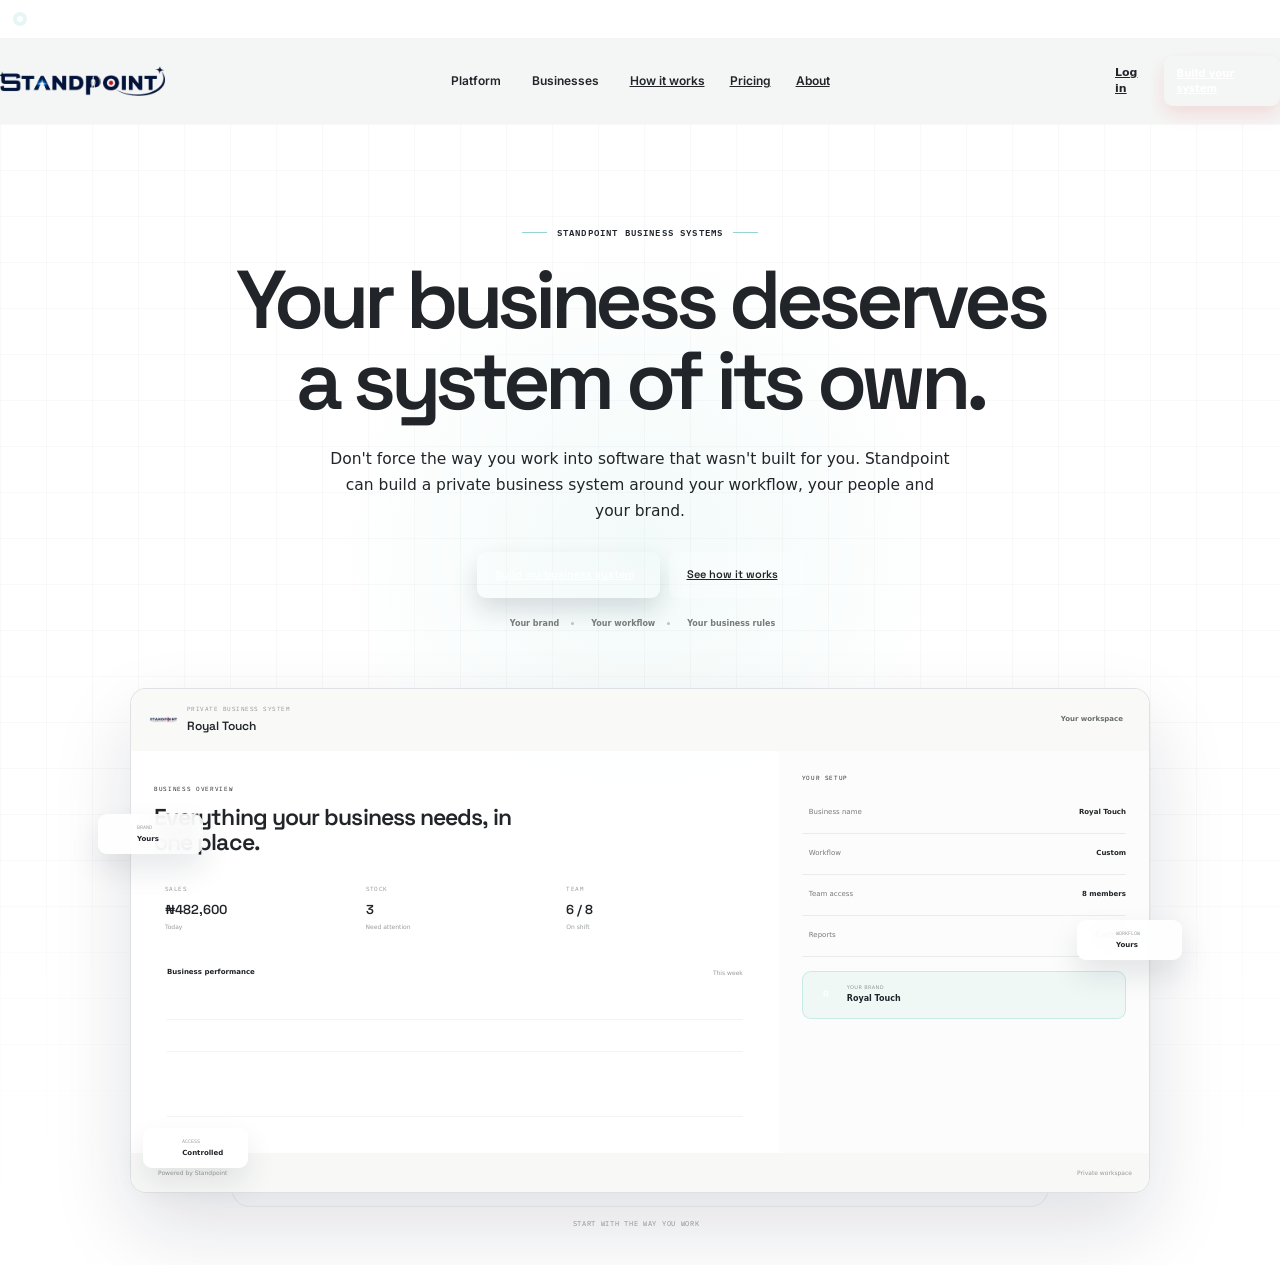
<file: platform.html>
<!DOCTYPE html>
<html lang="en">
<head>
    <meta charset="UTF-8">
    <meta name="viewport" content="width=device-width, initial-scale=1.0">
    <title>Document</title>
    <link rel="preconnect" href="https://fonts.googleapis.com">
<link rel="preconnect" href="https://fonts.gstatic.com" crossorigin>
<link href="https://fonts.googleapis.com/css2?family=Space+Grotesk:wght@400;500;600;700&family=Inter:wght@400;500;600&family=IBM+Plex+Mono:wght@400;500&display=swap" rel="stylesheet">
<link href="https://cdn.jsdelivr.net/npm/bootstrap@5.0.2/dist/css/bootstrap.min.css" rel="stylesheet" integrity="sha384-EVSTQN3/azprG1Anm3QDgpJLIm9Nao0Yz1ztcQTwFspd3yD65VohhpuuCOmLASjC" crossorigin="anonymous">
<link rel="stylesheet" href="css/platform.css">

</head>
<body>
    
    <!-- =========================================================
    STANDPOINT — BUILD MY BUSINESS PAGE
    SECTION 01: TOPBAR + NAVBAR
========================================================= -->


<!-- TOP INFORMATION BAR -->

<div class="sp-build-topbar">

   <div class="sp-build-topbar-left">

       <span class="sp-build-live-dot"></span>

       STANDPOINT

   </div>


   <div class="sp-build-marquee">

       <div class="sp-build-marquee-track">

           <span>
               Your business already has a way of working.
           </span>

           <i class="bi bi-dot"></i>

           <span>
               Standpoint can build the system around it.
           </span>

           <i class="bi bi-dot"></i>

           <span>
               Your brand. Your workflow. Your business system.
           </span>

           <i class="bi bi-dot"></i>


           <!-- DUPLICATE FOR CONTINUOUS SCROLL -->

           <span>
               Your business already has a way of working.
           </span>

           <i class="bi bi-dot"></i>

           <span>
               Standpoint can build the system around it.
           </span>

           <i class="bi bi-dot"></i>

           <span>
               Your brand. Your workflow. Your business system.
           </span>

           <i class="bi bi-dot"></i>

       </div>

   </div>


   <button
       type="button"
       class="sp-build-contact"
       onclick="toggleContact(true)"
   >

       Talk to us

       <i class="bi bi-arrow-up-right"></i>

   </button>

</div>



<!-- MAIN NAVBAR -->

<nav
   class="sp-build-nav"
   id="spBuildNav"
>

   <div class="wrap sp-build-nav-inner">


       <!-- LOGO -->

       <a
           href="index.html"
           class="sp-build-logo"
           aria-label="Standpoint home"
       >

           <img
               src="img/LOGO/loggs.png"
               alt="Standpoint"
           >

       </a>



       <!-- DESKTOP NAVIGATION -->

       <div class="sp-build-desktop-nav">


           <!-- PLATFORM -->

           <div
               class="sp-build-dropdown"
               id="spBuildPlatform"
           >

               <button
                   type="button"
                   class="sp-build-nav-trigger"
                   onclick="toggleBuildDropdown(event, 'spBuildPlatform')"
                   aria-expanded="false"
               >

                   Platform

                   <i class="bi bi-chevron-down"></i>

               </button>


               <div class="sp-build-mega">

                   <div class="wrap">

                       <div class="sp-build-mega-layout">


                           <div class="sp-build-mega-intro">

                               <span>
                                   THE STANDPOINT PLATFORM
                               </span>

                               <h3>
                                   One platform.
                                   Two ways to use it.
                               </h3>

                               <p>
                                   Run your business on Standpoint,
                                   or have us build a private system
                                   around the way your business works.
                               </p>

                               <a href="#platform">
                                   Explore the platform
                                   <i class="bi bi-arrow-right"></i>
                               </a>

                           </div>


                           <div class="sp-build-mega-grid">


                               <a href="#dashboard">

                                   <span class="sp-build-mega-icon">
                                       <i class="bi bi-grid"></i>
                                   </span>

                                   <div>

                                       <strong>
                                           Business Dashboard
                                       </strong>

                                       <small>
                                           One clear view of your
                                           business activity.
                                       </small>

                                   </div>

                                   <i class="bi bi-arrow-up-right"></i>

                               </a>


                               <a href="#sales">

                                   <span class="sp-build-mega-icon">
                                       <i class="bi bi-receipt"></i>
                                   </span>

                                   <div>

                                       <strong>
                                           Sales & POS
                                       </strong>

                                       <small>
                                           Record and understand
                                           your business sales.
                                       </small>

                                   </div>

                                   <i class="bi bi-arrow-up-right"></i>

                               </a>


                               <a href="#inventory">

                                   <span class="sp-build-mega-icon">
                                       <i class="bi bi-box-seam"></i>
                                   </span>

                                   <div>

                                       <strong>
                                           Inventory
                                       </strong>

                                       <small>
                                           Know what you have,
                                           what moved and what is low.
                                       </small>

                                   </div>

                                   <i class="bi bi-arrow-up-right"></i>

                               </a>


                               <a href="#finance">

                                   <span class="sp-build-mega-icon">
                                       <i class="bi bi-wallet2"></i>
                                   </span>

                                   <div>

                                       <strong>
                                           Money & Expenses
                                       </strong>

                                       <small>
                                           Keep income and spending
                                           visible.
                                       </small>

                                   </div>

                                   <i class="bi bi-arrow-up-right"></i>

                               </a>


                               <a href="#team">

                                   <span class="sp-build-mega-icon">
                                       <i class="bi bi-people"></i>
                                   </span>

                                   <div>

                                       <strong>
                                           Team & Access
                                       </strong>

                                       <small>
                                           Staff, permissions,
                                           attendance and payroll.
                                       </small>

                                   </div>

                                   <i class="bi bi-arrow-up-right"></i>

                               </a>


                               <a href="#reports">

                                   <span class="sp-build-mega-icon">
                                       <i class="bi bi-bar-chart"></i>
                                   </span>

                                   <div>

                                       <strong>
                                           Reports
                                       </strong>

                                       <small>
                                           Turn business records
                                           into useful information.
                                       </small>

                                   </div>

                                   <i class="bi bi-arrow-up-right"></i>

                               </a>


                               <a
                                   href="#build-system"
                                   class="sp-build-mega-highlight"
                               >

                                   <span class="sp-build-mega-icon">
                                       <i class="bi bi-diagram-3"></i>
                                   </span>

                                   <div>

                                       <strong>
                                           Build My Business System
                                       </strong>

                                       <small>
                                           A private system configured
                                           around your business.
                                       </small>

                                   </div>

                                   <i class="bi bi-arrow-up-right"></i>

                               </a>

                           </div>

                       </div>

                   </div>

               </div>

           </div>



           <!-- BUSINESSES -->

           <div
               class="sp-build-dropdown"
               id="spBuildBusinesses"
           >

               <button
                   type="button"
                   class="sp-build-nav-trigger"
                   onclick="toggleBuildDropdown(event, 'spBuildBusinesses')"
                   aria-expanded="false"
               >

                   Businesses

                   <i class="bi bi-chevron-down"></i>

               </button>


               <div class="sp-build-mega">

                   <div class="wrap">

                       <div class="sp-build-mega-layout">


                           <div class="sp-build-mega-intro">

                               <span>
                                   WHO IS IT FOR?
                               </span>

                               <h3>
                                   Different businesses.
                                   Different systems.
                               </h3>

                               <p>
                                   Standpoint can start with a business
                                   template or build around a unique
                                   workflow.
                               </p>

                               <a href="#businesses">
                                   Explore businesses
                                   <i class="bi bi-arrow-right"></i>
                               </a>

                           </div>


                           <div class="sp-build-business-grid">


                               <a href="#salon">

                                   <span class="salon">
                                       <i class="bi bi-scissors"></i>
                                   </span>

                                   <strong>
                                       Salon
                                   </strong>

                                   <small>
                                       Clients, appointments,
                                       staff and commissions.
                                   </small>

                                   <i class="bi bi-arrow-up-right"></i>

                               </a>


                               <a href="#chemist">

                                   <span class="chemist">
                                       <i class="bi bi-capsule"></i>
                                   </span>

                                   <strong>
                                       Chemist
                                   </strong>

                                   <small>
                                       Stock, batches,
                                       expiry and sales.
                                   </small>

                                   <i class="bi bi-arrow-up-right"></i>

                               </a>


                               <a href="#retail">

                                   <span class="retail">
                                       <i class="bi bi-shop"></i>
                                   </span>

                                   <strong>
                                       Retail
                                   </strong>

                                   <small>
                                       POS, inventory,
                                       suppliers and customers.
                                   </small>

                                   <i class="bi bi-arrow-up-right"></i>

                               </a>


                               <a href="#restaurant">

                                   <span class="restaurant">
                                       <i class="bi bi-cup-hot"></i>
                                   </span>

                                   <strong>
                                       Restaurant
                                   </strong>

                                   <small>
                                       Orders, tables,
                                       kitchen and staff.
                                   </small>

                                   <i class="bi bi-arrow-up-right"></i>

                               </a>


                               <a href="#hotel">

                                   <span class="hotel">
                                       <i class="bi bi-building"></i>
                                   </span>

                                   <strong>
                                       Hotel
                                   </strong>

                                   <small>
                                       Rooms, guests,
                                       bookings and operations.
                                   </small>

                                   <i class="bi bi-arrow-up-right"></i>

                               </a>


                               <a
                                   href="#custom-business"
                                   class="sp-build-custom-business"
                               >

                                   <span class="custom">
                                       <i class="bi bi-sliders2"></i>
                                   </span>

                                   <strong>
                                       Your Business
                                   </strong>

                                   <small>
                                       Don't see yours?
                                       We can build around it.
                                   </small>

                                   <i class="bi bi-arrow-up-right"></i>

                               </a>

                           </div>

                       </div>

                   </div>

               </div>

           </div>



           <!-- NORMAL LINKS -->

           <a
               href="#how-it-works"
               class="sp-build-nav-link"
           >
               How it works
           </a>


           <a
               href="#pricing"
               class="sp-build-nav-link"
           >
               Pricing
           </a>


           <a
               href="#about"
               class="sp-build-nav-link"
           >
               About
           </a>

       </div>



       <!-- RIGHT SIDE -->

       <div class="sp-build-actions">

           <a
               href="login.html"
               class="sp-build-login"
           >
               Log in
           </a>


           <a
               href="#build-system"
               class="sp-build-cta"
           >

               Build your system

               <i class="bi bi-arrow-up-right"></i>

           </a>

       </div>



       <!-- MOBILE TOGGLE -->

       <button
           class="sp-build-mobile-toggle"
           id="spBuildMobileToggle"
           type="button"
           onclick="toggleBuildMobile()"
           aria-label="Open navigation"
           aria-expanded="false"
       >

           <span></span>
           <span></span>
           <span></span>

       </button>

   </div>



   <!-- MOBILE DRAWER -->

   <div
       class="sp-build-mobile-drawer"
       id="spBuildMobileDrawer"
   >

       <div class="wrap">


           <a href="#how-it-works">
               How it works
           </a>


           <div class="sp-build-mobile-group">

               <button
                   type="button"
                   onclick="toggleBuildMobileSub(this)"
                   aria-expanded="false"
               >

                   Platform

                   <i class="bi bi-chevron-down"></i>

               </button>


               <div>

                   <a href="#dashboard">
                       Business Dashboard
                   </a>

                   <a href="#sales">
                       Sales & POS
                   </a>

                   <a href="#inventory">
                       Inventory
                   </a>

                   <a href="#finance">
                       Money & Expenses
                   </a>

                   <a href="#team">
                       Team & Access
                   </a>

                   <a href="#reports">
                       Reports
                   </a>

                   <a href="#build-system">
                       Build My Business System
                   </a>

               </div>

           </div>


           <div class="sp-build-mobile-group">

               <button
                   type="button"
                   onclick="toggleBuildMobileSub(this)"
                   aria-expanded="false"
               >

                   Businesses

                   <i class="bi bi-chevron-down"></i>

               </button>


               <div>

                   <a href="#salon">
                       Salon
                   </a>

                   <a href="#chemist">
                       Chemist
                   </a>

                   <a href="#retail">
                       Retail
                   </a>

                   <a href="#restaurant">
                       Restaurant
                   </a>

                   <a href="#hotel">
                       Hotel
                   </a>

                   <a href="#custom-business">
                       Your Business
                   </a>

               </div>

           </div>


           <a href="#pricing">
               Pricing
           </a>


           <a href="#about">
               About
           </a>


           <div class="sp-build-mobile-actions">

               <a href="login.html">
                   Log in
               </a>

               <a href="#build-system">
                   Build your system
                   <i class="bi bi-arrow-up-right"></i>
               </a>

           </div>

       </div>

   </div>

</nav>
<!-- =========================================================
STANDPOINT BUILD — HERO
========================================================= -->

<section class="sp-build-hero">

<!-- Background grid -->

<div class="sp-build-hero-grid" aria-hidden="true"></div>


<!-- Soft background glow -->

<div class="sp-build-hero-glow" aria-hidden="true"></div>


<div class="wrap">


   <!-- HERO CONTENT -->

   <div class="sp-build-hero-content">


       <!-- EYEBROW -->

       <div class="sp-build-hero-eyebrow">

           <span></span>

           STANDPOINT BUSINESS SYSTEMS

           <span></span>

       </div>



       <!-- MAIN HEADING -->

       <h1>

           Your business deserves

           <br>

           a system of its own.

       </h1>



       <!-- SUPPORTING COPY -->

       <p class="sp-build-hero-copy">

           Don't force the way you work into software that
           wasn't built for you. Standpoint can build a
           private business system around your workflow,
           your people and your brand.

       </p>



       <!-- ACTIONS -->

       <div class="sp-build-hero-actions">

           <a
               href="#build-system"
               class="sp-build-primary"
           >

               Build my business system

               <i class="bi bi-arrow-up-right"></i>

           </a>


           <a
               href="#how-it-works"
               class="sp-build-secondary"
           >

               See how it works

               <i class="bi bi-arrow-down"></i>

           </a>

       </div>



       <!-- SMALL TRUST LINE -->

       <div class="sp-build-hero-note">

           <span class="sp-note-item">

               <i class="bi bi-check2"></i>

               Your brand

           </span>


           <span class="sp-note-divider"></span>


           <span class="sp-note-item">

               <i class="bi bi-check2"></i>

               Your workflow

           </span>


           <span class="sp-note-divider"></span>


           <span class="sp-note-item">

               <i class="bi bi-check2"></i>

               Your business rules

           </span>

       </div>

   </div>



   <!-- =================================================
        HERO VISUAL
   ================================================== -->

   <div class="sp-build-hero-visual">


       <!-- BACK DEPTH PANEL -->

       <div class="sp-system-back-panel">

           <div class="sp-back-line"></div>

           <div class="sp-back-line"></div>

           <div class="sp-back-line"></div>

       </div>



       <!-- MAIN BUSINESS SYSTEM CARD -->

       <div class="sp-business-system-card">


           <!-- HEADER -->

           <div class="sp-system-header">

               <div class="sp-system-header-left">

                   <div class="sp-system-logo">

                       <img
                           src="img/LOGO/Untitled design.png"
                           alt="Standpoint"
                       >

                   </div>


                   <div>

                       <small>
                           PRIVATE BUSINESS SYSTEM
                       </small>

                       <strong>
                           Royal Touch
                       </strong>

                   </div>

               </div>


               <div class="sp-system-status">

                   <span></span>

                   Your workspace

               </div>

           </div>



           <!-- SYSTEM CONTENT -->

           <div class="sp-system-content">


               <!-- LEFT -->

               <div class="sp-system-overview">

                   <small>
                       BUSINESS OVERVIEW
                   </small>

                   <h3>
                       Everything your business
                       needs, in one place.
                   </h3>


                   <div class="sp-system-stat-row">


                       <div>

                           <span>SALES</span>

                           <strong>
                               ₦482,600
                           </strong>

                           <small>
                               Today
                           </small>

                       </div>


                       <div>

                           <span>STOCK</span>

                           <strong>
                               3
                           </strong>

                           <small>
                               Need attention
                           </small>

                       </div>


                       <div>

                           <span>TEAM</span>

                           <strong>
                               6 / 8
                           </strong>

                           <small>
                               On shift
                           </small>

                       </div>

                   </div>



                   <!-- MINI CHART -->

                   <div class="sp-mini-chart">

                       <div class="sp-chart-top">

                           <span>
                               Business performance
                           </span>

                           <small>
                               This week
                           </small>

                       </div>


                       <div class="sp-mini-chart-area">

                           <div
                               class="sp-mini-grid"
                           ></div>


                           <svg
                               viewBox="0 0 500 150"
                               preserveAspectRatio="none"
                           >

                               <path
                                   d="
                                   M0 120
                                   C35 112 54 104 85 108
                                   S138 85 166 96
                                   S216 75 247 82
                                   S302 47 334 64
                                   S387 34 420 49
                                   S467 24 500 31
                                   "
                               ></path>

                           </svg>

                       </div>

                   </div>

               </div>



               <!-- RIGHT -->

               <div class="sp-system-side">


                   <div class="sp-system-side-head">

                       <span>
                           YOUR SETUP
                       </span>

                       <i class="bi bi-sliders2"></i>

                   </div>



                   <div class="sp-system-field">

                       <div>

                           <i class="bi bi-tag"></i>

                           <span>
                               Business name
                           </span>

                       </div>

                       <strong>
                           Royal Touch
                       </strong>

                   </div>



                   <div class="sp-system-field">

                       <div>

                           <i class="bi bi-diagram-3"></i>

                           <span>
                               Workflow
                           </span>

                       </div>

                       <strong>
                           Custom
                       </strong>

                   </div>



                   <div class="sp-system-field">

                       <div>

                           <i class="bi bi-people"></i>

                           <span>
                               Team access
                           </span>

                       </div>

                       <strong>
                           8 members
                       </strong>

                   </div>



                   <div class="sp-system-field">

                       <div>

                           <i class="bi bi-bar-chart"></i>

                           <span>
                               Reports
                           </span>

                       </div>

                       <strong>
                           6 active
                       </strong>

                   </div>



                   <div class="sp-system-branding">

                       <div class="sp-branding-mark">
                           R
                       </div>

                       <div>

                           <small>
                               YOUR BRAND
                           </small>

                           <strong>
                               Royal Touch
                           </strong>

                       </div>

                       <i class="bi bi-check-circle-fill"></i>

                   </div>

               </div>

           </div>



           <!-- FOOTER -->

           <div class="sp-system-footer">

               <div>

                   <span></span>

                   Powered by Standpoint

               </div>

               <span>
                   Private workspace
               </span>

           </div>

       </div>



       <!-- FLOATING INFO -->

       <div class="sp-build-float sp-float-one">

           <span>
               <i class="bi bi-palette2"></i>
           </span>

           <div>

               <small>
                   BRAND
               </small>

               <strong>
                   Yours

               </strong>

           </div>

       </div>



       <div class="sp-build-float sp-float-two">

           <span>
               <i class="bi bi-diagram-3"></i>
           </span>

           <div>

               <small>
                   WORKFLOW
               </small>

               <strong>
                   Yours
               </strong>

           </div>

       </div>



       <div class="sp-build-float sp-float-three">

           <span>
               <i class="bi bi-shield-check"></i>
           </span>

           <div>

               <small>
                   ACCESS
               </small>

               <strong>
                   Controlled
               </strong>

           </div>

       </div>


   </div>

</div>


<!-- HERO BOTTOM STATEMENT -->

<div class="sp-build-hero-bottom">

   <span>
       START WITH THE WAY YOU WORK
   </span>

   <i class="bi bi-arrow-down"></i>

</div>

</section>

<script>
    // =========================================================
// STANDPOINT — BUILD MY BUSINESS
// SECTION 01 NAVIGATION
// =========================================================


/* ---------------------------------------------------------
   DESKTOP MEGA MENUS
--------------------------------------------------------- */

function toggleBuildDropdown(event, dropdownId) {

    event.preventDefault();

    event.stopPropagation();


    const clickedDropdown =
        document.getElementById(dropdownId);


    if (!clickedDropdown) return;


    const allDropdowns =
        document.querySelectorAll(
            ".sp-build-dropdown"
        );


    allDropdowns.forEach(function (dropdown) {

        const trigger =
            dropdown.querySelector(
                ".sp-build-nav-trigger"
            );


        if (dropdown.id === dropdownId) {

            const isOpen =
                dropdown.classList.toggle("open");


            if (trigger) {

                trigger.classList.toggle(
                    "active",
                    isOpen
                );

                trigger.setAttribute(
                    "aria-expanded",
                    isOpen ? "true" : "false"
                );

            }

        } else {

            dropdown.classList.remove("open");


            if (trigger) {

                trigger.classList.remove("active");

                trigger.setAttribute(
                    "aria-expanded",
                    "false"
                );

            }

        }

    });

}



/* ---------------------------------------------------------
   CLOSE DESKTOP MENUS
--------------------------------------------------------- */

document.addEventListener(
    "click",
    function (event) {

        if (
            event.target.closest(
                ".sp-build-dropdown"
            )
        ) {

            return;

        }


        document
            .querySelectorAll(
                ".sp-build-dropdown"
            )
            .forEach(function (dropdown) {

                dropdown.classList.remove(
                    "open"
                );


                const trigger =
                    dropdown.querySelector(
                        ".sp-build-nav-trigger"
                    );


                if (trigger) {

                    trigger.classList.remove(
                        "active"
                    );

                    trigger.setAttribute(
                        "aria-expanded",
                        "false"
                    );

                }

            });

    }
);



/* ---------------------------------------------------------
   MOBILE DRAWER
--------------------------------------------------------- */

function toggleBuildMobile() {

    const drawer =
        document.getElementById(
            "spBuildMobileDrawer"
        );


    const button =
        document.getElementById(
            "spBuildMobileToggle"
        );


    if (!drawer || !button) return;


    const isOpen =
        drawer.classList.toggle("open");


    button.classList.toggle(
        "open",
        isOpen
    );


    button.setAttribute(
        "aria-expanded",
        isOpen ? "true" : "false"
    );

}



/* ---------------------------------------------------------
   MOBILE SUBMENUS
--------------------------------------------------------- */

function toggleBuildMobileSub(button) {

    if (!button) return;


    const submenu =
        button.nextElementSibling;


    if (!submenu) return;


    const isOpen =
        submenu.classList.toggle("open");


    button.classList.toggle(
        "open",
        isOpen
    );


    button.setAttribute(
        "aria-expanded",
        isOpen ? "true" : "false"
    );

}



/* ---------------------------------------------------------
   CLOSE MOBILE DRAWER AFTER LINK CLICK
--------------------------------------------------------- */

document.addEventListener(
    "click",
    function (event) {

        const link =
            event.target.closest(
                ".sp-build-mobile-drawer a"
            );


        if (!link) return;


        const drawer =
            document.getElementById(
                "spBuildMobileDrawer"
            );


        const button =
            document.getElementById(
                "spBuildMobileToggle"
            );


        if (drawer) {

            drawer.classList.remove(
                "open"
            );

        }


        if (button) {

            button.classList.remove(
                "open"
            );

            button.setAttribute(
                "aria-expanded",
                "false"
            );

        }

    }
);



/* ---------------------------------------------------------
   ESCAPE KEY
--------------------------------------------------------- */

document.addEventListener(
    "keydown",
    function (event) {

        if (event.key !== "Escape") return;


        document
            .querySelectorAll(
                ".sp-build-dropdown"
            )
            .forEach(function (dropdown) {

                dropdown.classList.remove(
                    "open"
                );

                const trigger =
                    dropdown.querySelector(
                        ".sp-build-nav-trigger"
                    );


                if (trigger) {

                    trigger.classList.remove(
                        "active"
                    );

                    trigger.setAttribute(
                        "aria-expanded",
                        "false"
                    );

                }

            });


        const drawer =
            document.getElementById(
                "spBuildMobileDrawer"
            );


        const mobileButton =
            document.getElementById(
                "spBuildMobileToggle"
            );


        if (drawer) {

            drawer.classList.remove(
                "open"
            );

        }


        if (mobileButton) {

            mobileButton.classList.remove(
                "open"
            );

            mobileButton.setAttribute(
                "aria-expanded",
                "false"
            );

        }

    }
);

// =========================================================
// STANDPOINT BUILD — HERO INTERACTION
// =========================================================

document.addEventListener("DOMContentLoaded", function () {

    const systemCard =
        document.querySelector(
            ".sp-business-system-card"
        );


    if (!systemCard) return;


    /*
     * Subtle mouse movement on desktop.
     * This gives the product card depth without
     * making it feel like a flashy AI landing page.
     */

    if (window.matchMedia("(hover: hover)").matches) {

        systemCard.addEventListener(
            "mousemove",
            function (event) {

                const rect =
                    systemCard.getBoundingClientRect();


                const x =
                    event.clientX - rect.left;


                const y =
                    event.clientY - rect.top;


                const rotateY =
                    ((x / rect.width) - 0.5) * 2;


                const rotateX =
                    ((y / rect.height) - 0.5) * -2;


                systemCard.style.transform =
                    `perspective(1600px)
                     rotateX(${rotateX}deg)
                     rotateY(${rotateY}deg)
                     translateY(-3px)`;

            }
        );


        systemCard.addEventListener(
            "mouseleave",
            function () {

                systemCard.style.transform =
                    "";

            }
        );

    }

});
</script>

<script src="script.js"></script>
</body>
</html>
</file>
<file: css/platform.css>
/* =========================================================
   STANDPOINT — BUILD MY BUSINESS
   SECTION 01 CSS
========================================================= */


/* ---------------------------------------------------------
   INFORMATION BAR
--------------------------------------------------------- */

.sp-build-topbar {

    position: relative;

    z-index: 1000;

    width: 100%;

    height: 38px;

    display: flex;

    align-items: center;

    background: var(--ink-deep);

    color: rgba(255,255,255,.84);

    overflow: hidden;

}


.sp-build-topbar-left {

    height: 100%;

    padding: 0 17px;

    display: flex;

    align-items: center;

    gap: 8px;

    flex-shrink: 0;

    border-right:
        1px solid
        rgba(255,255,255,.10);

    font-family:
        'IBM Plex Mono',
        monospace;

    font-size: 9px;

    font-weight: 600;

    letter-spacing: .12em;

}


.sp-build-live-dot {

    width: 6px;

    height: 6px;

    border-radius: 50%;

    background: var(--teal);

    box-shadow:
        0 0 0 4px
        rgba(18,165,148,.10);

}


.sp-build-marquee {

    flex: 1;

    min-width: 0;

    overflow: hidden;

    white-space: nowrap;

}


.sp-build-marquee-track {

    display: flex;

    align-items: center;

    width: max-content;

    gap: 22px;

    animation:
        spBuildMarquee 34s
        linear infinite;

}


.sp-build-marquee-track span {

    font-size: 10px;

    font-weight: 500;

}


.sp-build-marquee-track i {

    color:
        rgba(255,255,255,.30);

    font-size: 10px;

}


@keyframes spBuildMarquee {

    from {

        transform:
            translateX(0);

    }

    to {

        transform:
            translateX(-50%);

    }

}


.sp-build-contact {

    height: 100%;

    padding: 0 18px;

    border: 0;

    border-left:
        1px solid
        rgba(255,255,255,.10);

    background: transparent;

    display: inline-flex;

    align-items: center;

    gap: 7px;

    color:
        rgba(255,255,255,.84);

    font-size: 9px;

    font-weight: 700;

    cursor: pointer;

}


.sp-build-contact:hover {

    background:
        rgba(255,255,255,.05);

    color: #fff;

}



/* ---------------------------------------------------------
   MAIN NAV
--------------------------------------------------------- */

.sp-build-nav {

    position: sticky;

    top: 0;

    z-index: 900;

    background:
        rgba(244,246,245,.95);

    backdrop-filter:
        blur(18px);

    border-bottom:
        1px solid var(--line);

}


.sp-build-nav-inner {

    min-height: 86px;

    position: relative;

    display: flex;

    align-items: center;

    justify-content: space-between;

}



/* ---------------------------------------------------------
   LOGO
--------------------------------------------------------- */

.sp-build-logo {

    width: 175px;

    flex-shrink: 0;

    display: flex;

    align-items: center;

}


.sp-build-logo img {

    width: 165px;

    height: auto;

    display: block;

}



/* ---------------------------------------------------------
   DESKTOP NAVIGATION
--------------------------------------------------------- */

.sp-build-desktop-nav {

    display: flex;

    align-items: center;

    justify-content: center;

    gap: 3px;

    margin: 0 auto;

}


.sp-build-nav-link,
.sp-build-nav-trigger {

    display: inline-flex;

    align-items: center;

    gap: 6px;

    min-height: 38px;

    padding: 0 11px;

    border: 0;

    border-radius: 9px;

    background: transparent;

    color: var(--slate);

    font-family: 'Inter', sans-serif;

    font-size: 12px;

    font-weight: 600;

    cursor: pointer;

    white-space: nowrap;

    transition:
        color .2s ease,
        background .2s ease;

}


.sp-build-nav-link:hover,
.sp-build-nav-trigger:hover {

    color: var(--ink);

    background:
        var(--paper-alt);

}


.sp-build-nav-trigger i {

    font-size: 8px;

    transition:
        transform .2s ease;

}


.sp-build-nav-trigger.active {

    color: var(--red);

    background:
        var(--red-light);

}


.sp-build-nav-trigger.active i {

    transform:
        rotate(180deg);

}



/* ---------------------------------------------------------
   DESKTOP ACTIONS
--------------------------------------------------------- */

.sp-build-actions {

    width: 175px;

    flex-shrink: 0;

    display: flex;

    align-items: center;

    justify-content: flex-end;

    gap: 7px;

}


.sp-build-login {

    padding: 10px 10px;

    color: var(--ink);

    border-radius: 9px;

    font-size: 11px;

    font-weight: 700;

}


.sp-build-login:hover {

    color: var(--red);

}


.sp-build-cta {

    display: inline-flex;

    align-items: center;

    justify-content: center;

    gap: 7px;

    padding: 10px 13px;

    border-radius: 9px;

    background: var(--red);

    border: 1px solid var(--red);

    color: #fff;

    font-size: 10px;

    font-weight: 800;

    box-shadow:
        0 8px 18px
        rgba(220,38,38,.13);

    transition:
        transform .2s ease,
        background .2s ease;

}


.sp-build-cta:hover {

    color: #fff;

    background: #be2020;

    border-color: #be2020;

    transform:
        translateY(-1px);

}



/* ---------------------------------------------------------
   FULL-WIDTH MEGA MENU
--------------------------------------------------------- */

.sp-build-dropdown {

    position: static;

}


.sp-build-mega {

    position: absolute;

    top: 100%;

    left: 0;

    right: 0;

    width: 100%;

    background:
        rgba(244,246,245,.98);

    backdrop-filter:
        blur(24px);

    border-bottom:
        1px solid var(--line);

    box-shadow:
        0 25px 60px
        rgba(15,27,51,.11);

    opacity: 0;

    visibility: hidden;

    pointer-events: none;

    transform:
        translateY(8px);

    transition:
        opacity .2s ease,
        visibility .2s ease,
        transform .2s ease;

}


.sp-build-dropdown.open
.sp-build-mega {

    opacity: 1;

    visibility: visible;

    pointer-events: auto;

    transform:
        translateY(0);

}



/* ---------------------------------------------------------
   MEGA LAYOUT
--------------------------------------------------------- */

.sp-build-mega-layout {

    display: grid;

    grid-template-columns:
        280px
        minmax(0,1fr);

    gap: 46px;

    padding:
        32px 0 36px;

}


.sp-build-mega-intro {

    padding-right: 28px;

    border-right:
        1px solid var(--line);

}


.sp-build-mega-intro > span {

    display: block;

    color: var(--teal);

    font-family:
        'IBM Plex Mono',
        monospace;

    font-size: 8px;

    font-weight: 600;

    letter-spacing: .12em;

}


.sp-build-mega-intro h3 {

    margin:
        9px 0 12px;

    color:
        var(--ink);

    font-family:
        'Space Grotesk',
        sans-serif;

    font-size:
        26px;

    line-height:
        1.08;

    font-weight:
        600;

    letter-spacing:
        -.035em;

}


.sp-build-mega-intro p {

    max-width:
        270px;

    margin:
        0;

    color:
        var(--slate);

    font-size:
        11px;

    line-height:
        1.7;

}


.sp-build-mega-intro > a {

    display:
        inline-flex;

    align-items:
        center;

    gap:
        7px;

    margin-top:
        17px;

    color:
        var(--ink);

    font-size:
        10px;

    font-weight:
        700;

}


.sp-build-mega-intro > a:hover {

    color:
        var(--red);

}



/* ---------------------------------------------------------
   PLATFORM MENU CARDS
--------------------------------------------------------- */

.sp-build-mega-grid {

    display:
        grid;

    grid-template-columns:
        repeat(3, 1fr);

    gap:
        8px;

}


.sp-build-mega-grid > a {

    position:
        relative;

    display:
        flex;

    align-items:
        flex-start;

    gap:
        10px;

    min-height:
        103px;

    padding:
        14px;

    border:
        1px solid var(--line);

    border-radius:
        12px;

    background:
        rgba(255,255,255,.32);

    color:
        var(--ink);

    transition:
        transform .2s ease,
        background .2s ease,
        box-shadow .2s ease,
        border-color .2s ease;

}


.sp-build-mega-grid > a:hover {

    color:
        var(--ink);

    background:
        #fff;

    border-color:
        var(--line-strong);

    transform:
        translateY(-2px);

    box-shadow:
        0 12px 25px
        rgba(15,27,51,.06);

}


.sp-build-mega-icon {

    width:
        30px;

    height:
        30px;

    flex-shrink:
        0;

    display:
        grid;

    place-items:
        center;

    border-radius:
        8px;

    background:
        var(--red-light);

    color:
        var(--red);

}


.sp-build-mega-icon i {

    font-size:
        11px;

}


.sp-build-mega-grid > a strong {

    display:
        block;

    padding-right:
        14px;

    font-size:
        11px;

    font-weight:
        700;

}


.sp-build-mega-grid > a small {

    display:
        block;

    margin-top:
        4px;

    color:
        var(--slate);

    font-size:
        8px;

    line-height:
        1.5;

}


.sp-build-mega-grid > a > .bi-arrow-up-right {

    position:
        absolute;

    top:
        13px;

    right:
        12px;

    color:
        #9b9f9c;

    font-size:
        7px;

}


.sp-build-mega-grid > a:hover >
.bi-arrow-up-right {

    color:
        var(--red);

}


.sp-build-mega-highlight {

    background:
        rgba(180,67,71,.045) !important;

    border-color:
        rgba(180,67,71,.20) !important;

}



/* ---------------------------------------------------------
   BUSINESS MENU
--------------------------------------------------------- */

.sp-build-business-grid {

    display:
        grid;

    grid-template-columns:
        repeat(3, 1fr);

    gap:
        9px;

}


.sp-build-business-grid > a {

    position:
        relative;

    min-height:
        142px;

    padding:
        15px;

    display:
        flex;

    flex-direction:
        column;

    justify-content:
        flex-end;

    border:
        1px solid var(--line);

    border-radius:
        13px;

    background:
        rgba(255,255,255,.30);

    color:
        var(--ink);

    transition:
        transform .2s ease,
        background .2s ease,
        box-shadow .2s ease,
        border-color .2s ease;

}


.sp-build-business-grid > a:hover {

    color:
        var(--ink);

    background:
        #fff;

    border-color:
        var(--line-strong);

    transform:
        translateY(-2px);

    box-shadow:
        0 13px 28px
        rgba(15,27,51,.06);

}


.sp-build-business-grid > a > span {

    position:
        absolute;

    top:
        14px;

    left:
        14px;

    width:
        31px;

    height:
        31px;

    display:
        grid;

    place-items:
        center;

    border-radius:
        9px;

}


.sp-build-business-grid > a > span i {

    font-size:
        11px;

}


.sp-build-business-grid .salon {

    background:
        #f6e6e6;

    color:
        #98575e;

}


.sp-build-business-grid .chemist {

    background:
        #e5eef7;

    color:
        #42698f;

}


.sp-build-business-grid .retail {

    background:
        #ebefdf;

    color:
        #67734e;

}


.sp-build-business-grid .restaurant {

    background:
        #f4ead7;

    color:
        #9a7136;

}


.sp-build-business-grid .hotel {

    background:
        #ece9f8;

    color:
        #665b91;

}


.sp-build-business-grid .custom {

    background:
        var(--red-light);

    color:
        var(--red);

}


.sp-build-business-grid strong {

    font-family:
        'Space Grotesk',
        sans-serif;

    font-size:
        13px;

    font-weight:
        600;

}


.sp-build-business-grid small {

    margin-top:
        5px;

    padding-right:
        15px;

    color:
        var(--slate);

    font-size:
        8.5px;

    line-height:
        1.55;

}


.sp-build-business-grid > a > i {

    position:
        absolute;

    top:
        17px;

    right:
        14px;

    color:
        #9b9f9c;

    font-size:
        7px;

}


.sp-build-business-grid > a:hover > i {

    color:
        var(--red);

}



/* ---------------------------------------------------------
   MOBILE BUTTON
--------------------------------------------------------- */

.sp-build-mobile-toggle {

    display:
        none;

    width:
        40px;

    height:
        40px;

    padding:
        0;

    flex-direction:
        column;

    align-items:
        center;

    justify-content:
        center;

    gap:
        4px;

    border:
        1px solid var(--line-strong);

    border-radius:
        9px;

    background:
        var(--paper-card);

    cursor:
        pointer;

}


.sp-build-mobile-toggle span {

    width:
        17px;

    height:
        1.5px;

    background:
        var(--ink);

    border-radius:
        9px;

    transition:
        transform .2s ease,
        opacity .2s ease;

}


.sp-build-mobile-toggle.open span:nth-child(1) {

    transform:
        translateY(5.5px)
        rotate(45deg);

}


.sp-build-mobile-toggle.open span:nth-child(2) {

    opacity:
        0;

}


.sp-build-mobile-toggle.open span:nth-child(3) {

    transform:
        translateY(-5.5px)
        rotate(-45deg);

}



/* ---------------------------------------------------------
   MOBILE DRAWER
--------------------------------------------------------- */

.sp-build-mobile-drawer {

    display:
        none;

    background:
        rgba(244,246,245,.98);

    border-top:
        1px solid var(--line);

}


.sp-build-mobile-drawer.open {

    display:
        block;

}


.sp-build-mobile-drawer .wrap {

    padding:
        8px 32px 20px;

}


.sp-build-mobile-drawer
.wrap > a {

    min-height:
        48px;

    display:
        flex;

    align-items:
        center;

    border-bottom:
        1px solid var(--line);

    color:
        var(--ink);

    font-size:
        13px;

    font-weight:
        600;

}


.sp-build-mobile-group > button {

    width:
        100%;

    min-height:
        48px;

    display:
        flex;

    align-items:
        center;

    justify-content:
        space-between;

    border:
        0;

    border-bottom:
        1px solid var(--line);

    background:
        transparent;

    color:
        var(--ink);

    font-family:
        'Inter',
        sans-serif;

    font-size:
        13px;

    font-weight:
        600;

    text-align:
        left;

    cursor:
        pointer;

}


.sp-build-mobile-group > button i {

    font-size:
        9px;

    transition:
        transform .2s ease;

}


.sp-build-mobile-group > button.open i {

    transform:
        rotate(180deg);

}


.sp-build-mobile-group > div {

    display:
        none;

    padding:
        5px 0 6px 13px;

    border-bottom:
        1px solid var(--line);

}


.sp-build-mobile-group > div.open {

    display:
        block;

}


.sp-build-mobile-group > div a {

    display:
        block;

    padding:
        8px 0;

    color:
        var(--slate);

    font-size:
        11px;

}


.sp-build-mobile-group > div a:hover {

    color:
        var(--red);

}


.sp-build-mobile-actions {

    display:
        grid;

    grid-template-columns:
        1fr 1fr;

    gap:
        8px;

    padding-top:
        15px;

}


.sp-build-mobile-actions a {

    justify-content:
        center;

    min-height:
        42px !important;

    border:
        1px solid var(--line-strong) !important;

    border-radius:
        9px;

}


.sp-build-mobile-actions a:last-child {

    border-color:
        var(--red) !important;

    background:
        var(--red);

    color:
        #fff;

}



/* ---------------------------------------------------------
   TABLET
--------------------------------------------------------- */

@media (max-width: 1100px) {

    .sp-build-logo {

        width:
            150px;

    }


    .sp-build-logo img {

        width:
            140px;

    }


    .sp-build-actions {

        width:
            150px;

    }


    .sp-build-nav-link,
    .sp-build-nav-trigger {

        padding:
            0 8px;

        font-size:
            11px;

    }

}



/* ---------------------------------------------------------
   MOBILE / TABLET NAV
--------------------------------------------------------- */

@media (max-width: 900px) {

    .sp-build-desktop-nav,
    .sp-build-actions {

        display:
            none;

    }


    .sp-build-mobile-toggle {

        display:
            flex;

    }


    .sp-build-nav-inner {

        min-height:
            70px;

    }


    .sp-build-logo {

        width:
            auto;

    }


    .sp-build-logo img {

        width:
            142px;

    }


    .sp-build-contact {

        display:
            none;

    }

}



/* ---------------------------------------------------------
   SMALL MOBILE
--------------------------------------------------------- */

@media (max-width: 575px) {

    .sp-build-topbar {

        height:
            34px;

    }


    .sp-build-topbar-left {

        padding:
            0 11px;

        font-size:
            8px;

    }


    .sp-build-marquee-track span {

        font-size:
            8.5px;

    }


    .sp-build-mobile-drawer .wrap {

        padding-left:
            18px;

        padding-right:
            18px;

    }


    .sp-build-mobile-actions {

        grid-template-columns:
            1fr;

    }

}
/* =========================================================
   STANDPOINT BUILD — HERO
========================================================= */

.sp-build-hero {

    position: relative;

    overflow: hidden;

    padding:
        92px 0 0;

    background:
        linear-gradient(
            180deg,
            var(--paper) 0%,
            var(--paper-alt) 100%
        );

}


/* =========================================================
   ARCHITECTURAL GRID
========================================================= */

.sp-build-hero-grid {

    position: absolute;

    inset: 0;

    pointer-events: none;

    background-image:

        linear-gradient(
            rgba(15,27,51,.035) 1px,
            transparent 1px
        ),

        linear-gradient(
            90deg,
            rgba(15,27,51,.035) 1px,
            transparent 1px
        );

    background-size:
        46px 46px;

    opacity:
        .75;

    mask-image:
        linear-gradient(
            to bottom,
            #000 0%,
            #000 58%,
            transparent 100%
        );

}


/* =========================================================
   SOFT CENTER GLOW
========================================================= */

.sp-build-hero-glow {

    position: absolute;

    width:
        650px;

    height:
        650px;

    left:
        50%;

    top:
        100px;

    transform:
        translateX(-50%);

    border-radius:
        50%;

    background:
        radial-gradient(
            circle,
            rgba(18,165,148,.055),
            transparent 68%
        );

    pointer-events:
        none;

}



/* =========================================================
   HERO COPY
========================================================= */

.sp-build-hero-content {

    position:
        relative;

    z-index:
        5;

    max-width:
        850px;

    margin:
        0 auto;

    text-align:
        center;

}


.sp-build-hero-eyebrow {

    display:
        inline-flex;

    align-items:
        center;

    gap:
        10px;

    margin-bottom:
        20px;

    color:
        var(--teal);

    font-family:
        'IBM Plex Mono',
        monospace;

    font-size:
        9px;

    font-weight:
        600;

    letter-spacing:
        .13em;

}


.sp-build-hero-eyebrow > span {

    width:
        25px;

    height:
        1px;

    background:
        rgba(18,165,148,.45);

}


.sp-build-hero-content h1 {

    margin:
        0;

    color:
        var(--ink);

    font-family:
        'Space Grotesk',
        sans-serif;

    font-size:
        clamp(
            48px,
            7vw,
            82px
        );

    line-height:
        .99;

    font-weight:
        600;

    letter-spacing:
        -.065em;

}


.sp-build-hero-copy {

    max-width:
        620px;

    margin:
        24px auto 0;

    color:
        var(--slate);

    font-size:
        15.5px;

    line-height:
        1.7;

}



/* =========================================================
   HERO BUTTONS
========================================================= */

.sp-build-hero-actions {

    margin-top:
        27px;

    display:
        flex;

    justify-content:
        center;

    align-items:
        center;

    gap:
        9px;

}


.sp-build-primary,
.sp-build-secondary {

    display:
        inline-flex;

    align-items:
        center;

    justify-content:
        center;

    gap:
        8px;

    min-height:
        46px;

    padding:
        0 18px;

    border-radius:
        9px;

    font-family:
        'Space Grotesk',
        sans-serif;

    font-size:
        11px;

    font-weight:
        600;

    transition:
        .2s ease;

}


.sp-build-primary {

    background:
        var(--ink);

    color:
        #fff;

    box-shadow:
        0 12px 25px
        rgba(15,27,51,.14);

}


.sp-build-primary:hover {

    color:
        #fff;

    background:
        var(--ink-deep);

    transform:
        translateY(-2px);

}


.sp-build-secondary {

    border:
        1px solid
        var(--line-strong);

    color:
        var(--ink);

    background:
        rgba(255,255,255,.25);

}


.sp-build-secondary:hover {

    color:
        var(--ink);

    background:
        rgba(255,255,255,.7);

    transform:
        translateY(-2px);

}



/* =========================================================
   HERO NOTES
========================================================= */

.sp-build-hero-note {

    margin-top:
        20px;

    display:
        flex;

    justify-content:
        center;

    align-items:
        center;

    gap:
        12px;

    flex-wrap:
        wrap;

}


.sp-note-item {

    display:
        inline-flex;

    align-items:
        center;

    gap:
        5px;

    color:
        #777c79;

    font-size:
        8px;

    font-weight:
        600;

}


.sp-note-item i {

    color:
        var(--teal);

    font-size:
        8px;

}


.sp-note-divider {

    width:
        3px;

    height:
        3px;

    border-radius:
        50%;

    background:
        rgba(15,27,51,.25);

}



/* =========================================================
   PRODUCT VISUAL
========================================================= */

.sp-build-hero-visual {

    position:
        relative;

    max-width:
        1080px;

    margin:
        58px auto 0;

    padding:
        0 30px;

}


.sp-system-back-panel {

    position:
        absolute;

    left:
        11%;

    right:
        11%;

    top:
        40px;

    bottom:
        -20px;

    border:
        1px solid
        rgba(15,27,51,.07);

    border-radius:
        18px;

    transform:
        scale(.97);

    background:
        rgba(255,255,255,.26);

}



/* =========================================================
   BACK LINES
========================================================= */

.sp-back-line {

    position:
        absolute;

    left:
        30px;

    right:
        30px;

    height:
        1px;

    background:
        rgba(15,27,51,.045);

}


.sp-back-line:nth-child(1) {

    top:
        26%;

}


.sp-back-line:nth-child(2) {

    top:
        51%;

}


.sp-back-line:nth-child(3) {

    top:
        76%;

}



/* =========================================================
   MAIN SYSTEM CARD
========================================================= */

.sp-business-system-card {

    position:
        relative;

    z-index:
        5;

    border:
        1px solid
        rgba(15,27,51,.13);

    border-radius:
        16px;

    overflow:
        hidden;

    background:
        rgba(255,255,255,.72);

    backdrop-filter:
        blur(16px);

    box-shadow:
        0 35px 80px
        rgba(15,27,51,.13);

    animation:
        spSystemFloat 6s
        ease-in-out
        infinite;

}


@keyframes spSystemFloat {

    0%,
    100% {

        transform:
            translateY(0);

    }

    50% {

        transform:
            translateY(-5px);

    }

}



/* =========================================================
   SYSTEM HEADER
========================================================= */

.sp-system-header {

    min-height:
        62px;

    display:
        flex;

    align-items:
        center;

    justify-content:
        space-between;

    gap:
        15px;

    padding:
        0 18px;

    border-bottom:
        1px solid var(--line);

    background:
        rgba(249,250,248,.88);

}


.sp-system-header-left {

    display:
        flex;

    align-items:
        center;

    gap:
        9px;

}


.sp-system-logo {

    width:
        29px;

    height:
        29px;

    display:
        flex;

    align-items:
        center;

    justify-content:
        center;

    overflow:
        hidden;

    border-radius:
        8px;

    background:
        var(--paper);

}


.sp-system-logo img {

    width:
        100%;

    height:
        100%;

    object-fit:
        contain;

}


.sp-system-header small,
.sp-system-header strong {

    display:
        block;

}


.sp-system-header small {

    color:
        #929793;

    font-family:
        'IBM Plex Mono',
        monospace;

    font-size:
        6px;

    letter-spacing:
        .08em;

}


.sp-system-header strong {

    margin-top:
        3px;

    color:
        var(--ink);

    font-family:
        'Space Grotesk',
        sans-serif;

    font-size:
        12px;

    font-weight:
        600;

}


.sp-system-status {

    display:
        flex;

    align-items:
        center;

    gap:
        6px;

    padding:
        6px 8px;

    border:
        1px solid var(--line);

    border-radius:
        999px;

    color:
        #69706b;

    font-size:
        7px;

    font-weight:
        600;

}


.sp-system-status span {

    width:
        5px;

    height:
        5px;

    border-radius:
        50%;

    background:
        var(--teal);

}



/* =========================================================
   SYSTEM CONTENT
========================================================= */

.sp-system-content {

    display:
        grid;

    grid-template-columns:
        1.4fr
        .8fr;

    gap:
        0;

}


.sp-system-overview {

    padding:
        23px;

    border-right:
        1px solid var(--line);

}


.sp-system-overview > small {

    color:
        var(--teal);

    font-family:
        'IBM Plex Mono',
        monospace;

    font-size:
        6px;

    letter-spacing:
        .11em;

}


.sp-system-overview h3 {

    max-width:
        400px;

    margin:
        7px 0 18px;

    color:
        var(--ink);

    font-family:
        'Space Grotesk',
        sans-serif;

    font-size:
        23px;

    line-height:
        1.12;

    font-weight:
        600;

    letter-spacing:
        -.04em;

}



/* =========================================================
   SYSTEM STATS
========================================================= */

.sp-system-stat-row {

    display:
        grid;

    grid-template-columns:
        repeat(3,1fr);

    border:
        1px solid var(--line);

    border-radius:
        9px;

    overflow:
        hidden;

}


.sp-system-stat-row > div {

    padding:
        11px;

    border-right:
        1px solid var(--line);

}


.sp-system-stat-row > div:last-child {

    border-right:
        0;

}


.sp-system-stat-row span,
.sp-system-stat-row strong,
.sp-system-stat-row small {

    display:
        block;

}


.sp-system-stat-row span {

    color:
        #929793;

    font-family:
        'IBM Plex Mono',
        monospace;

    font-size:
        5.5px;

    letter-spacing:
        .08em;

}


.sp-system-stat-row strong {

    margin-top:
        7px;

    color:
        var(--ink);

    font-family:
        'Space Grotesk',
        sans-serif;

    font-size:
        13px;

    font-weight:
        600;

}


.sp-system-stat-row small {

    margin-top:
        2px;

    color:
        #989d9a;

    font-size:
        6px;

}



/* =========================================================
   MINI CHART
========================================================= */

.sp-mini-chart {

    margin-top:
        12px;

    padding:
        13px;

    border:
        1px solid var(--line);

    border-radius:
        9px;

    background:
        rgba(255,255,255,.36);

}


.sp-chart-top {

    display:
        flex;

    align-items:
        center;

    justify-content:
        space-between;

}


.sp-chart-top span {

    color:
        var(--ink);

    font-size:
        7px;

    font-weight:
        700;

}


.sp-chart-top small {

    color:
        #969b97;

    font-size:
        6px;

}


.sp-mini-chart-area {

    position:
        relative;

    height:
        130px;

    margin-top:
        10px;

}


.sp-mini-grid {

    position:
        absolute;

    inset:
        0;

    background:
        repeating-linear-gradient(
            to bottom,
            transparent 0,
            transparent calc(25% - 1px),
            rgba(15,27,51,.055) calc(25% - 1px),
            rgba(15,27,51,.055) 25%
        );

}


.sp-mini-chart-area svg {

    position:
        absolute;

    inset:
        0;

    width:
        100%;

    height:
        100%;

}


.sp-mini-chart-area path {

    fill:
        none;

    stroke:
        var(--teal);

    stroke-width:
        3;

    stroke-linecap:
        round;

    vector-effect:
        non-scaling-stroke;

}



/* =========================================================
   SIDE PANEL
========================================================= */

.sp-system-side {

    padding:
        23px;

    background:
        rgba(247,249,247,.45);

}


.sp-system-side-head {

    display:
        flex;

    align-items:
        center;

    justify-content:
        space-between;

    margin-bottom:
        10px;

}


.sp-system-side-head span {

    color:
        var(--teal);

    font-family:
        'IBM Plex Mono',
        monospace;

    font-size:
        6px;

    letter-spacing:
        .10em;

}


.sp-system-side-head i {

    color:
        #878e89;

    font-size:
        10px;

}


.sp-system-field {

    display:
        flex;

    align-items:
        center;

    justify-content:
        space-between;

    gap:
        10px;

    min-height:
        41px;

    border-bottom:
        1px solid rgba(15,27,51,.07);

}


.sp-system-field > div {

    display:
        flex;

    align-items:
        center;

    gap:
        7px;

}


.sp-system-field i {

    color:
        var(--teal);

    font-size:
        9px;

}


.sp-system-field span {

    color:
        #777c78;

    font-size:
        7px;

}


.sp-system-field strong {

    color:
        var(--ink);

    font-size:
        7px;

    font-weight:
        700;

}



/* =========================================================
   BRANDING
========================================================= */

.sp-system-branding {

    display:
        flex;

    align-items:
        center;

    gap:
        8px;

    margin-top:
        14px;

    padding:
        10px;

    border:
        1px solid rgba(18,165,148,.18);

    border-radius:
        9px;

    background:
        rgba(18,165,148,.045);

}


.sp-branding-mark {

    width:
        26px;

    height:
        26px;

    display:
        grid;

    place-items:
        center;

    border-radius:
        7px;

    background:
        var(--ink);

    color:
        #fff;

    font-family:
        'Space Grotesk',
        sans-serif;

    font-size:
        9px;

    font-weight:
        700;

}


.sp-system-branding small,
.sp-system-branding strong {

    display:
        block;

}


.sp-system-branding small {

    color:
        #929793;

    font-size:
        5px;

    letter-spacing:
        .08em;

}


.sp-system-branding strong {

    margin-top:
        2px;

    color:
        var(--ink);

    font-size:
        8px;

}


.sp-system-branding > i {

    margin-left:
        auto;

    color:
        var(--teal);

    font-size:
        11px;

}



/* =========================================================
   SYSTEM FOOTER
========================================================= */

.sp-system-footer {

    min-height:
        39px;

    display:
        flex;

    align-items:
        center;

    justify-content:
        space-between;

    padding:
        0 17px;

    border-top:
        1px solid var(--line);

    background:
        #f8f9f7;

    color:
        #969b98;

    font-size:
        6px;

}


.sp-system-footer > div {

    display:
        flex;

    align-items:
        center;

    gap:
        5px;

}


.sp-system-footer > div span {

    width:
        5px;

    height:
        5px;

    border-radius:
        50%;

    background:
        var(--teal);

}



/* =========================================================
   FLOATING CARDS
========================================================= */

.sp-build-float {

    position:
        absolute;

    z-index:
        15;

    display:
        flex;

    align-items:
        center;

    gap:
        7px;

    min-width:
        105px;

    padding:
        8px;

    border:
        1px solid var(--line);

    border-radius:
        9px;

    background:
        rgba(255,255,255,.88);

    backdrop-filter:
        blur(12px);

    box-shadow:
        0 15px 30px
        rgba(15,27,51,.10);

    animation:
        spBuildFloat 5s
        ease-in-out
        infinite;

}


.sp-float-one {

    left:
        -2px;

    top:
        25%;

}


.sp-float-two {

    right:
        -2px;

    top:
        46%;

    animation-delay:
        -2s;

}


.sp-float-three {

    left:
        4%;

    bottom:
        5%;

    animation-delay:
        -3.5s;

}


.sp-build-float > span {

    width:
        24px;

    height:
        24px;

    display:
        grid;

    place-items:
        center;

    border-radius:
        7px;

    background:
        var(--teal-light);

    color:
        var(--teal);

}


.sp-build-float small,
.sp-build-float strong {

    display:
        block;

}


.sp-build-float small {

    color:
        #959a96;

    font-family:
        'IBM Plex Mono',
        monospace;

    font-size:
        5px;

}


.sp-build-float strong {

    margin-top:
        2px;

    color:
        var(--ink);

    font-size:
        7px;

}


@keyframes spBuildFloat {

    0%,
    100% {

        transform:
            translateY(0);

    }

    50% {

        transform:
            translateY(-6px);

    }

}



/* =========================================================
   HERO BOTTOM
========================================================= */

.sp-build-hero-bottom {

    position:
        relative;

    z-index:
        5;

    display:
        flex;

    justify-content:
        center;

    align-items:
        center;

    gap:
        8px;

    padding:
        26px 0 35px;

    color:
        #8d928f;

    font-family:
        'IBM Plex Mono',
        monospace;

    font-size:
        7px;

    letter-spacing:
        .10em;

}


.sp-build-hero-bottom i {

    color:
        var(--teal);

    font-size:
        9px;

}



/* =========================================================
   TABLET
========================================================= */

@media (max-width: 991px) {

    .sp-build-hero {

        padding-top:
            70px;

    }


    .sp-build-hero-visual {

        padding:
            0 15px;

    }


    .sp-system-content {

        grid-template-columns:
            1fr;

    }


    .sp-system-overview {

        border-right:
            0;

        border-bottom:
            1px solid var(--line);

    }


    .sp-float-one,
    .sp-float-three {

        left:
            0;

    }


    .sp-float-two {

        right:
            0;

    }

}



/* =========================================================
   MOBILE
========================================================= */

@media (max-width: 767px) {

    .sp-build-hero {

        padding-top:
            55px;

    }


    .sp-build-hero-content {

        padding:
            0 10px;

    }


    .sp-build-hero-content h1 {

        font-size:
            clamp(
                42px,
                12vw,
                60px
            );

    }


    .sp-build-hero-copy {

        padding:
            0 10px;

        font-size:
            13px;

    }


    .sp-build-hero-actions {

        flex-direction:
            column;

        padding:
            0 18px;

    }


    .sp-build-primary,
    .sp-build-secondary {

        width:
            100%;

    }


    .sp-build-hero-note {

        padding:
            0 10px;

        gap:
            8px;

    }


    .sp-build-hero-visual {

        margin-top:
            35px;

        padding:
            0;

    }


    .sp-business-system-card {

        border-radius:
            12px;

    }


    .sp-system-header {

        min-height:
            53px;

        padding:
            0 11px;

    }


    .sp-system-logo {

        width:
            25px;

        height:
            25px;

    }


    .sp-system-header strong {

        font-size:
            10px;

    }


    .sp-system-status {

        font-size:
            6px;

        padding:
            5px 6px;

    }


    .sp-system-overview,
    .sp-system-side {

        padding:
            15px;

    }


    .sp-system-overview h3 {

        font-size:
            20px;

    }


    .sp-system-stat-row strong {

        font-size:
            11px;

    }


    .sp-mini-chart-area {

        height:
            105px;

    }


    .sp-build-float {

        display:
            none;

    }


    .sp-system-footer {

        padding:
            0 11px;

    }

}
</file>
